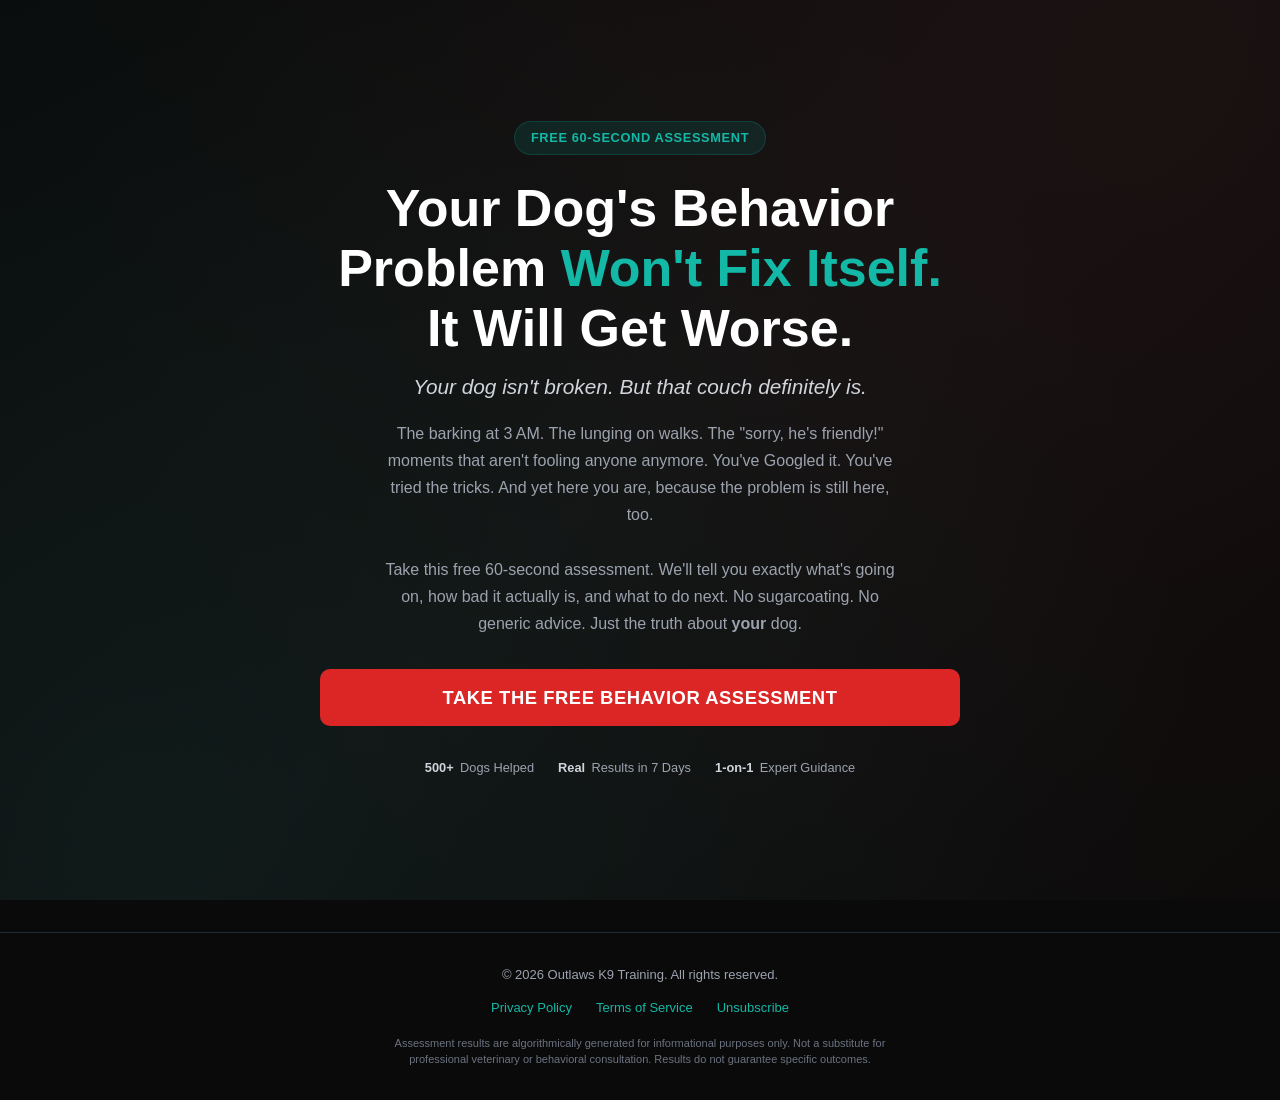
<file: index.html>
<!DOCTYPE html>
<html lang="en">
<head>
  <meta charset="UTF-8">
  <meta name="viewport" content="width=device-width, initial-scale=1.0">
  <meta name="description" content="Free dog behavior assessment from Outlaws K9 Training. Discover your dog's risk score and get an immediate action plan.">
  <title>Free Behavior Assessment | Outlaws K9 Training</title>

  <!-- PLACEHOLDER: Replace with actual favicon -->
  <!-- <link rel="icon" href="assets/images/favicon.ico"> -->

  <!-- Security: CSP meta tag fallback (primary headers in _headers file) -->
  <meta http-equiv="Content-Security-Policy" content="default-src 'self'; script-src 'self'; style-src 'self' https://fonts.googleapis.com 'unsafe-inline'; font-src https://fonts.gstatic.com; connect-src 'self' https://*.supabase.co; img-src 'self' data:; frame-ancestors 'none';">

  <!-- Google Fonts: Inter -->
  <link rel="preconnect" href="https://fonts.googleapis.com">
  <link rel="preconnect" href="https://fonts.gstatic.com" crossorigin>
  <link href="https://fonts.googleapis.com/css2?family=Inter:wght@400;600;700;800&display=swap" rel="stylesheet">

  <link rel="stylesheet" href="css/styles.css">
</head>
<body>

  <!-- ===== Section 1: Hero / Hook ===== -->
  <section id="hero" class="section active">
    <div class="hero-content">

      <!-- PLACEHOLDER: Replace with actual logo -->
      <!-- <img src="assets/images/logo.png" alt="Outlaws K9 Training" class="hero-logo"> -->

      <span class="hero-badge">Free 60-Second Assessment</span>

      <h1 class="hero-title">
        Your Dog's Behavior Problem <span class="highlight">Won't Fix Itself.</span><br>
        It Will Get Worse.
      </h1>

      <p class="hero-subtitle">Your dog isn't broken. But that couch definitely is.</p>

      <p class="hero-description">
        The barking at 3 AM. The lunging on walks. The "sorry, he's friendly!" moments that
        aren't fooling anyone anymore. You've Googled it. You've tried the tricks. And yet
        here you are, because the problem is still here, too.
        <br><br>
        Take this free 60-second assessment. We'll tell you exactly what's going on, how
        bad it actually is, and what to do next. No sugarcoating. No generic advice.
        Just the truth about <strong>your</strong> dog.
      </p>

      <div class="hero-cta-wrap">
        <button id="start-quiz-btn" class="btn btn-cta">
          Take the Free Behavior Assessment
        </button>
      </div>

      <div class="trust-badges">
        <span class="trust-badge"><strong>500+</strong> Dogs Helped</span>
        <span class="trust-badge"><strong>Real</strong> Results in 7 Days</span>
        <span class="trust-badge"><strong>1-on-1</strong> Expert Guidance</span>
      </div>
    </div>
  </section>

  <!-- ===== Section 2: Dog Info (Step 1/3) ===== -->
  <section id="dog-info" class="section">
    <div class="container">
      <div class="progress-container">
        <div class="progress-bar">
          <div class="progress-fill" class="progress-fill"></div>
        </div>
        <span class="progress-label" class="progress-label">Step 1 of 3</span>
      </div>

      <h2 class="question-title" style="text-align:center; margin-bottom:0.35rem;">Tell Us About Your Dog</h2>
      <p class="subtext" style="text-align:center; margin-bottom:1.75rem;">We need the basics before we can judge... er, assess... the situation.</p>

      <div id="dog-info-form">
        <!-- Populated by quiz-engine.js -->
      </div>
    </div>
  </section>

  <!-- ===== Section 3: Behavior Selection (Step 2/3) ===== -->
  <section id="quiz" class="section">
    <div class="container">
      <div class="progress-container">
        <div class="progress-bar">
          <div class="progress-fill" class="progress-fill"></div>
        </div>
        <span class="progress-label" class="progress-label">Step 2 of 3</span>
      </div>

      <div id="quiz-form">
        <!-- Populated by quiz-engine.js -->
      </div>
    </div>
  </section>

  <!-- ===== Section 4: Severity Context (Step 3/3) ===== -->
  <section id="severity" class="section">
    <div class="container">
      <div class="progress-container">
        <div class="progress-bar">
          <div class="progress-fill" class="progress-fill"></div>
        </div>
        <span class="progress-label" class="progress-label">Step 3 of 3</span>
      </div>

      <h2 class="question-title" style="text-align:center; margin-bottom:0.35rem;">A Few More Details</h2>
      <p class="subtext" style="text-align:center; margin-bottom:1.75rem;">Almost done. This is the part where we figure out how urgent this really is.</p>

      <div id="severity-form">
        <!-- Populated by quiz-engine.js -->
      </div>
    </div>
  </section>

  <!-- ===== Section 5: Personalized Results ===== -->
  <section id="results" class="section">
    <div id="results-content">
      <!-- Populated by results.js -->
    </div>
  </section>

  <!-- Site Footer -->
  <footer class="site-footer">
    <div class="footer-content">
      <p class="footer-brand">&copy; 2026 Outlaws K9 Training. All rights reserved.</p>
      <nav class="footer-links">
        <a href="privacy-policy.html">Privacy Policy</a>
        <a href="terms-of-service.html">Terms of Service</a>
        <a href="unsubscribe.html">Unsubscribe</a>
      </nav>
      <p class="footer-disclaimer">Assessment results are algorithmically generated for informational purposes only. Not a substitute for professional veterinary or behavioral consultation. Results do not guarantee specific outcomes.</p>
    </div>
  </footer>

  <!-- Scripts: data first, then engine, then results renderer, then compliance -->
  <script src="js/quiz-data.js"></script>
  <script src="js/quiz-engine.js"></script>
  <script src="js/results.js"></script>
  <script src="js/compliance.js"></script>

</body>
</html>
</file>
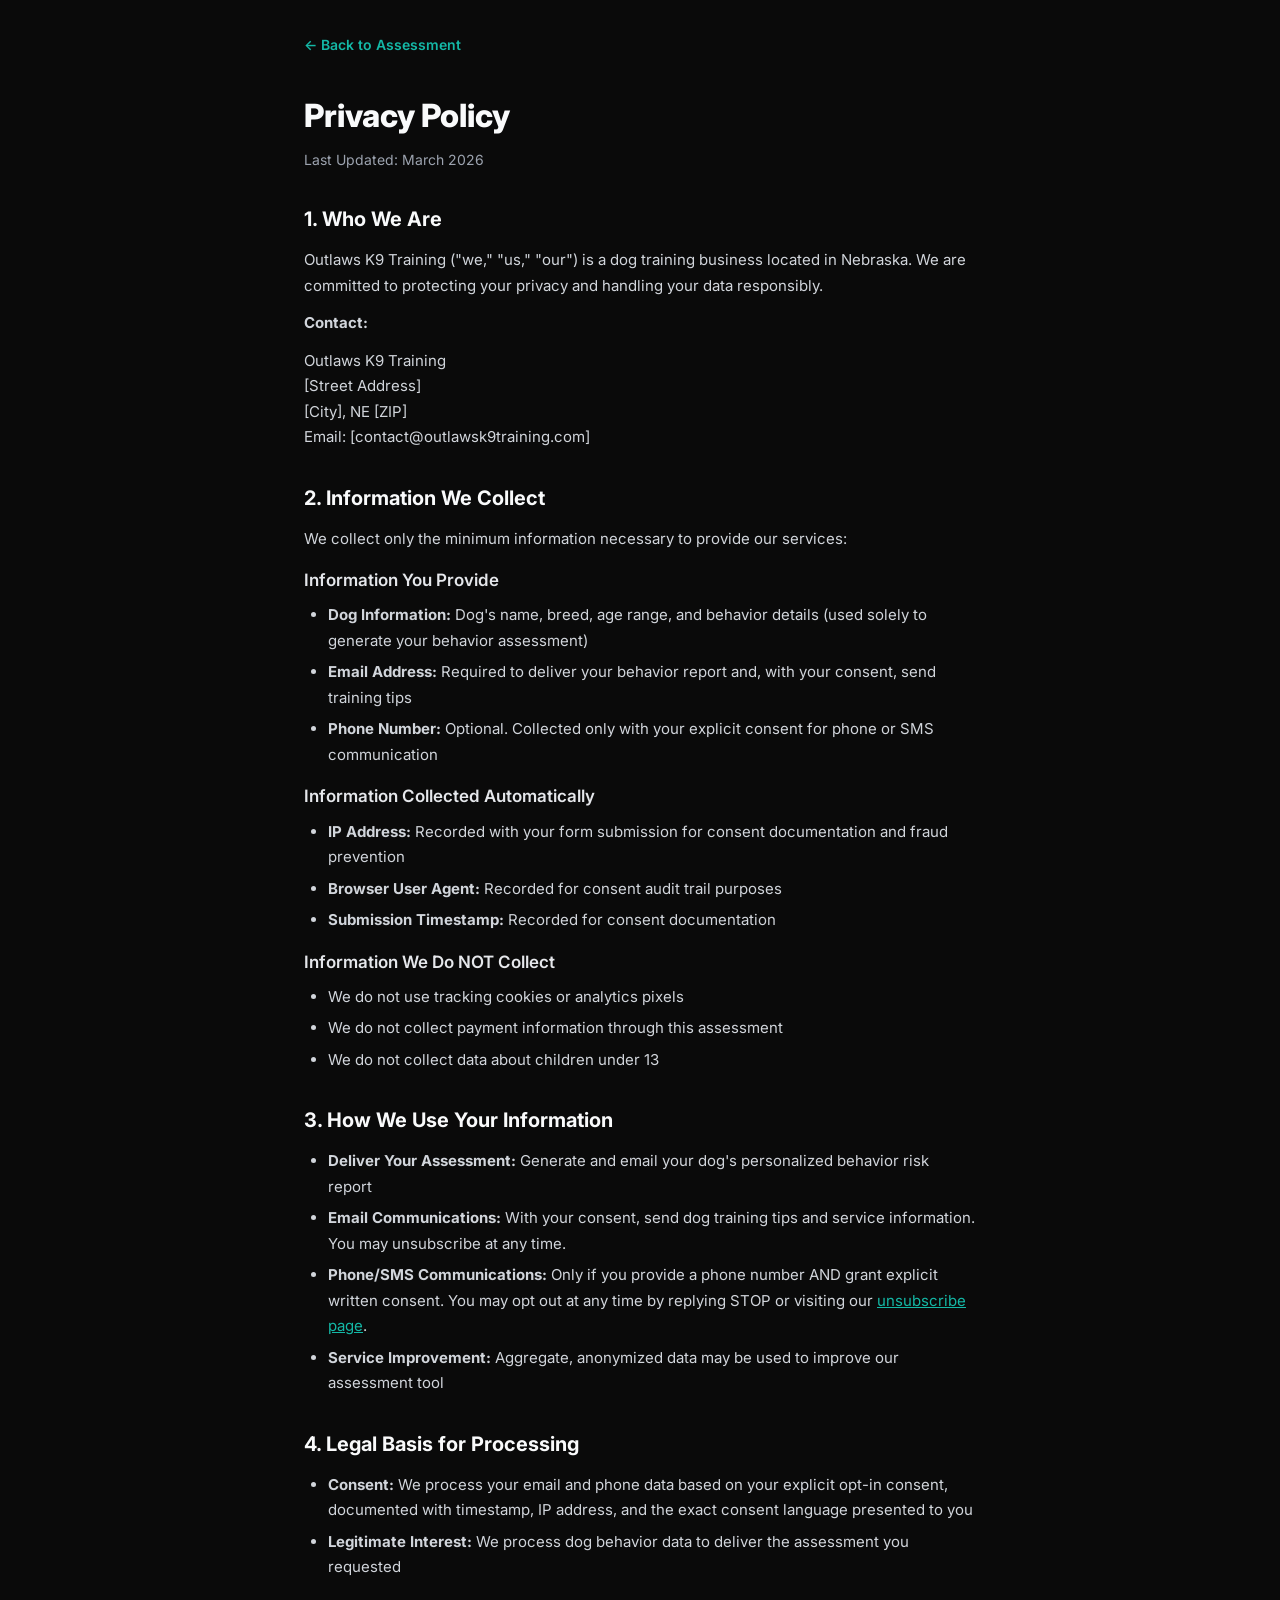
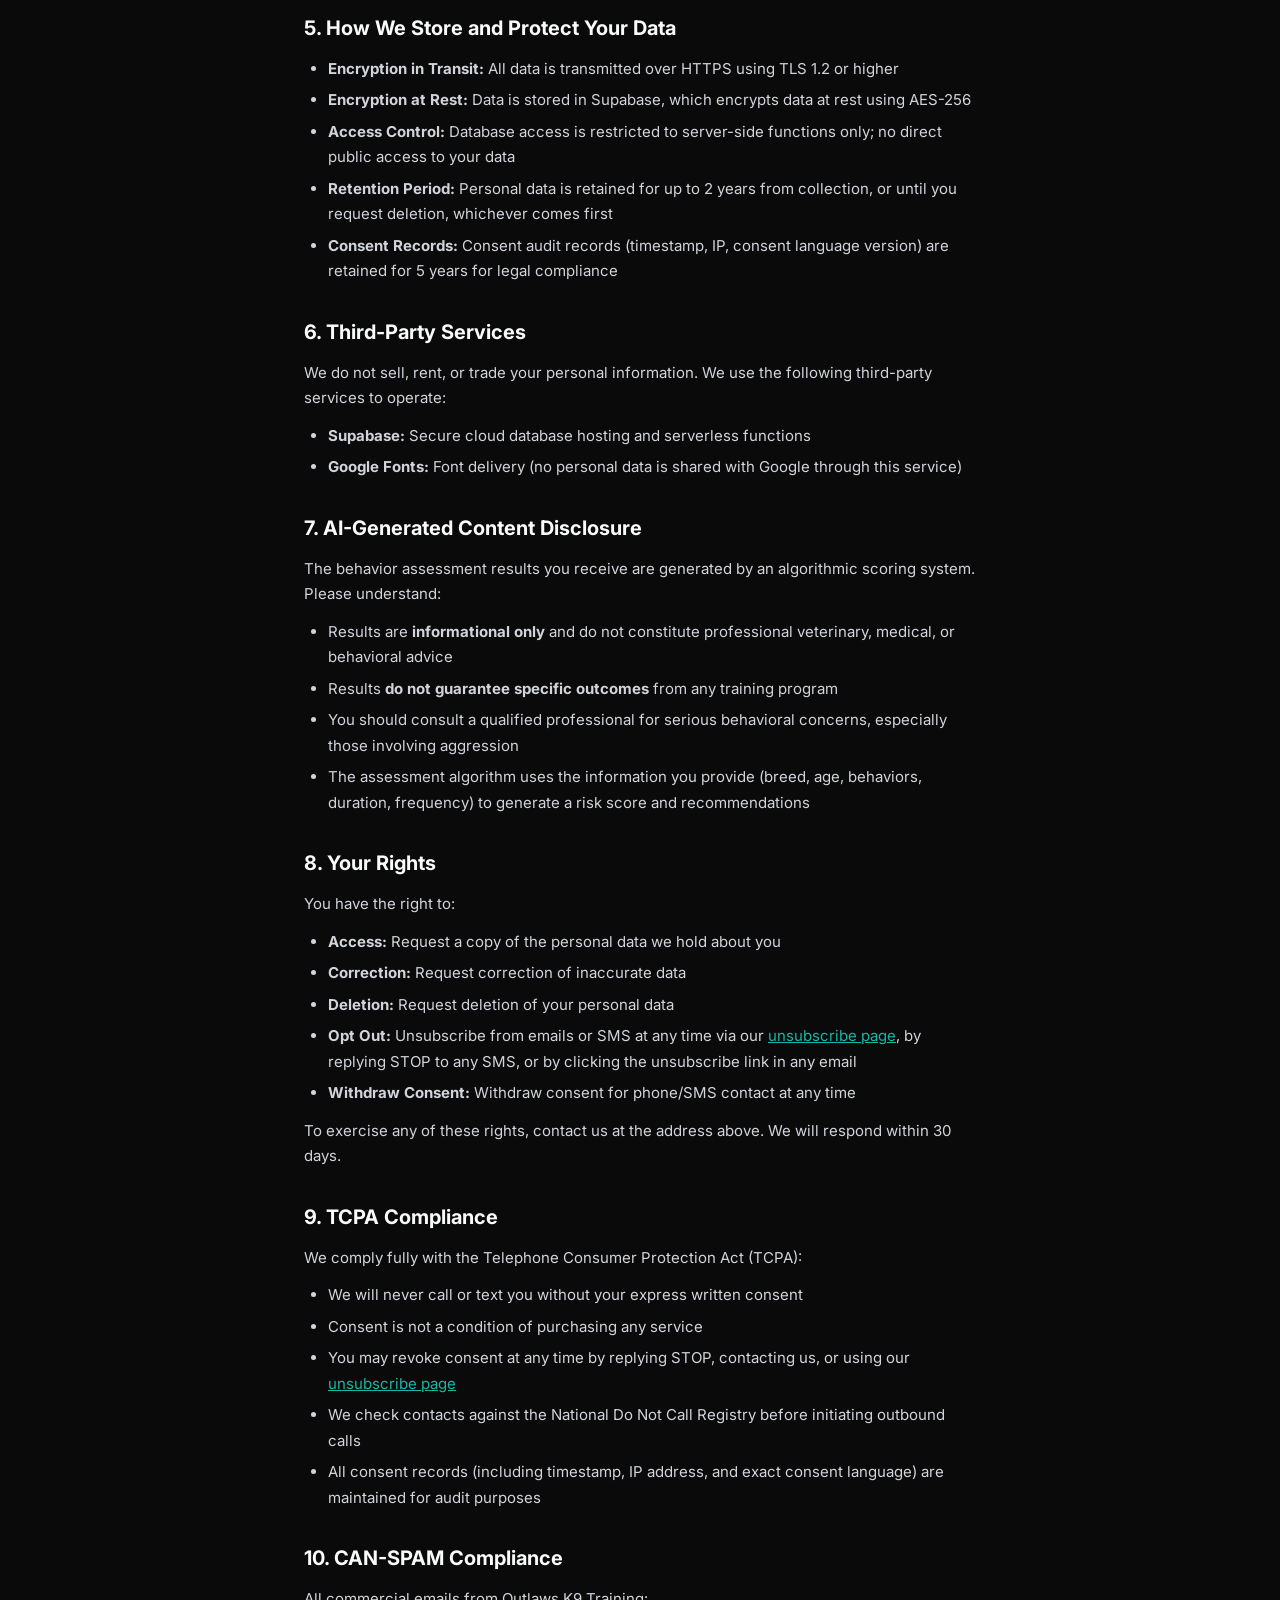
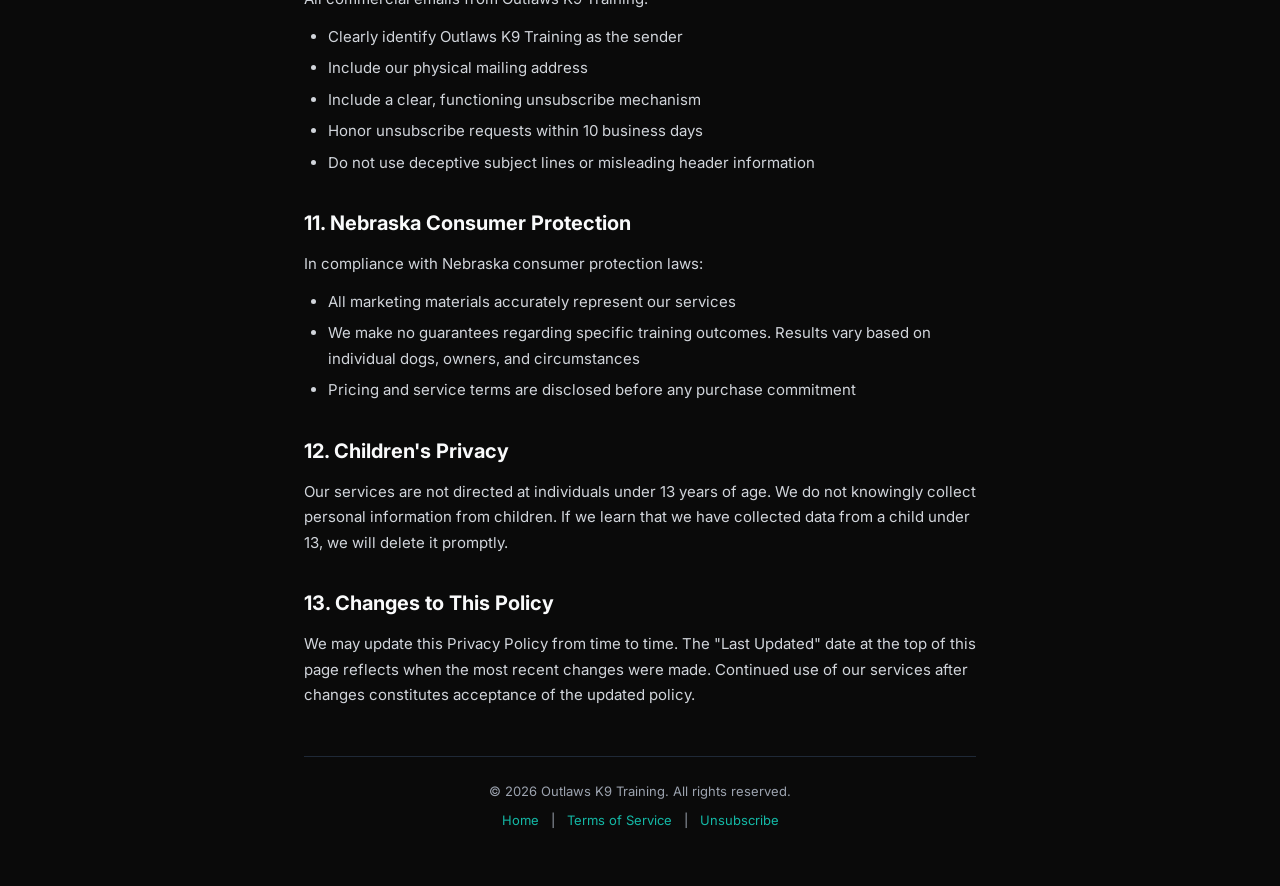
<file: privacy-policy.html>
<!DOCTYPE html>
<html lang="en">
<head>
  <meta charset="UTF-8">
  <meta name="viewport" content="width=device-width, initial-scale=1.0">
  <meta name="description" content="Privacy Policy for Outlaws K9 Training. Learn how we collect, use, and protect your personal information.">
  <title>Privacy Policy | Outlaws K9 Training</title>

  <link rel="preconnect" href="https://fonts.googleapis.com">
  <link rel="preconnect" href="https://fonts.gstatic.com" crossorigin>
  <link href="https://fonts.googleapis.com/css2?family=Inter:wght@400;600;700;800&display=swap" rel="stylesheet">
  <link rel="stylesheet" href="css/styles.css">
</head>
<body class="legal-page">

  <div class="legal-container">

    <nav class="legal-nav">
      <a href="index.html" class="legal-back">&larr; Back to Assessment</a>
    </nav>

    <h1>Privacy Policy</h1>
    <p class="legal-updated">Last Updated: March 2026</p>

    <section class="legal-section">
      <h2>1. Who We Are</h2>
      <p>Outlaws K9 Training ("we," "us," "our") is a dog training business located in Nebraska. We are committed to protecting your privacy and handling your data responsibly.</p>
      <p><strong>Contact:</strong></p>
      <!-- PLACEHOLDER: Replace with actual business address and email -->
      <address>
        Outlaws K9 Training<br>
        [Street Address]<br>
        [City], NE [ZIP]<br>
        Email: [contact@outlawsk9training.com]
      </address>
    </section>

    <section class="legal-section">
      <h2>2. Information We Collect</h2>
      <p>We collect only the minimum information necessary to provide our services:</p>
      <h3>Information You Provide</h3>
      <ul>
        <li><strong>Dog Information:</strong> Dog's name, breed, age range, and behavior details (used solely to generate your behavior assessment)</li>
        <li><strong>Email Address:</strong> Required to deliver your behavior report and, with your consent, send training tips</li>
        <li><strong>Phone Number:</strong> Optional. Collected only with your explicit consent for phone or SMS communication</li>
      </ul>
      <h3>Information Collected Automatically</h3>
      <ul>
        <li><strong>IP Address:</strong> Recorded with your form submission for consent documentation and fraud prevention</li>
        <li><strong>Browser User Agent:</strong> Recorded for consent audit trail purposes</li>
        <li><strong>Submission Timestamp:</strong> Recorded for consent documentation</li>
      </ul>
      <h3>Information We Do NOT Collect</h3>
      <ul>
        <li>We do not use tracking cookies or analytics pixels</li>
        <li>We do not collect payment information through this assessment</li>
        <li>We do not collect data about children under 13</li>
      </ul>
    </section>

    <section class="legal-section">
      <h2>3. How We Use Your Information</h2>
      <ul>
        <li><strong>Deliver Your Assessment:</strong> Generate and email your dog's personalized behavior risk report</li>
        <li><strong>Email Communications:</strong> With your consent, send dog training tips and service information. You may unsubscribe at any time.</li>
        <li><strong>Phone/SMS Communications:</strong> Only if you provide a phone number AND grant explicit written consent. You may opt out at any time by replying STOP or visiting our <a href="unsubscribe.html">unsubscribe page</a>.</li>
        <li><strong>Service Improvement:</strong> Aggregate, anonymized data may be used to improve our assessment tool</li>
      </ul>
    </section>

    <section class="legal-section">
      <h2>4. Legal Basis for Processing</h2>
      <ul>
        <li><strong>Consent:</strong> We process your email and phone data based on your explicit opt-in consent, documented with timestamp, IP address, and the exact consent language presented to you</li>
        <li><strong>Legitimate Interest:</strong> We process dog behavior data to deliver the assessment you requested</li>
      </ul>
    </section>

    <section class="legal-section">
      <h2>5. How We Store and Protect Your Data</h2>
      <ul>
        <li><strong>Encryption in Transit:</strong> All data is transmitted over HTTPS using TLS 1.2 or higher</li>
        <li><strong>Encryption at Rest:</strong> Data is stored in Supabase, which encrypts data at rest using AES-256</li>
        <li><strong>Access Control:</strong> Database access is restricted to server-side functions only; no direct public access to your data</li>
        <li><strong>Retention Period:</strong> Personal data is retained for up to 2 years from collection, or until you request deletion, whichever comes first</li>
        <li><strong>Consent Records:</strong> Consent audit records (timestamp, IP, consent language version) are retained for 5 years for legal compliance</li>
      </ul>
    </section>

    <section class="legal-section">
      <h2>6. Third-Party Services</h2>
      <p>We do not sell, rent, or trade your personal information. We use the following third-party services to operate:</p>
      <ul>
        <li><strong>Supabase:</strong> Secure cloud database hosting and serverless functions</li>
        <li><strong>Google Fonts:</strong> Font delivery (no personal data is shared with Google through this service)</li>
      </ul>
      <!-- PLACEHOLDER: Add email service provider (e.g., Mailchimp, ConvertKit) when integrated -->
    </section>

    <section class="legal-section">
      <h2>7. AI-Generated Content Disclosure</h2>
      <p>The behavior assessment results you receive are generated by an algorithmic scoring system. Please understand:</p>
      <ul>
        <li>Results are <strong>informational only</strong> and do not constitute professional veterinary, medical, or behavioral advice</li>
        <li>Results <strong>do not guarantee specific outcomes</strong> from any training program</li>
        <li>You should consult a qualified professional for serious behavioral concerns, especially those involving aggression</li>
        <li>The assessment algorithm uses the information you provide (breed, age, behaviors, duration, frequency) to generate a risk score and recommendations</li>
      </ul>
    </section>

    <section class="legal-section">
      <h2>8. Your Rights</h2>
      <p>You have the right to:</p>
      <ul>
        <li><strong>Access:</strong> Request a copy of the personal data we hold about you</li>
        <li><strong>Correction:</strong> Request correction of inaccurate data</li>
        <li><strong>Deletion:</strong> Request deletion of your personal data</li>
        <li><strong>Opt Out:</strong> Unsubscribe from emails or SMS at any time via our <a href="unsubscribe.html">unsubscribe page</a>, by replying STOP to any SMS, or by clicking the unsubscribe link in any email</li>
        <li><strong>Withdraw Consent:</strong> Withdraw consent for phone/SMS contact at any time</li>
      </ul>
      <p>To exercise any of these rights, contact us at the address above. We will respond within 30 days.</p>
    </section>

    <section class="legal-section">
      <h2>9. TCPA Compliance</h2>
      <p>We comply fully with the Telephone Consumer Protection Act (TCPA):</p>
      <ul>
        <li>We will never call or text you without your express written consent</li>
        <li>Consent is not a condition of purchasing any service</li>
        <li>You may revoke consent at any time by replying STOP, contacting us, or using our <a href="unsubscribe.html">unsubscribe page</a></li>
        <li>We check contacts against the National Do Not Call Registry before initiating outbound calls</li>
        <li>All consent records (including timestamp, IP address, and exact consent language) are maintained for audit purposes</li>
      </ul>
    </section>

    <section class="legal-section">
      <h2>10. CAN-SPAM Compliance</h2>
      <p>All commercial emails from Outlaws K9 Training:</p>
      <ul>
        <li>Clearly identify Outlaws K9 Training as the sender</li>
        <li>Include our physical mailing address</li>
        <li>Include a clear, functioning unsubscribe mechanism</li>
        <li>Honor unsubscribe requests within 10 business days</li>
        <li>Do not use deceptive subject lines or misleading header information</li>
      </ul>
    </section>

    <section class="legal-section">
      <h2>11. Nebraska Consumer Protection</h2>
      <p>In compliance with Nebraska consumer protection laws:</p>
      <ul>
        <li>All marketing materials accurately represent our services</li>
        <li>We make no guarantees regarding specific training outcomes. Results vary based on individual dogs, owners, and circumstances</li>
        <li>Pricing and service terms are disclosed before any purchase commitment</li>
      </ul>
    </section>

    <section class="legal-section">
      <h2>12. Children's Privacy</h2>
      <p>Our services are not directed at individuals under 13 years of age. We do not knowingly collect personal information from children. If we learn that we have collected data from a child under 13, we will delete it promptly.</p>
    </section>

    <section class="legal-section">
      <h2>13. Changes to This Policy</h2>
      <p>We may update this Privacy Policy from time to time. The "Last Updated" date at the top of this page reflects when the most recent changes were made. Continued use of our services after changes constitutes acceptance of the updated policy.</p>
    </section>

    <footer class="legal-footer">
      <p>&copy; 2026 Outlaws K9 Training. All rights reserved.</p>
      <p><a href="index.html">Home</a> | <a href="terms-of-service.html">Terms of Service</a> | <a href="unsubscribe.html">Unsubscribe</a></p>
    </footer>

  </div>

</body>
</html>
</file>
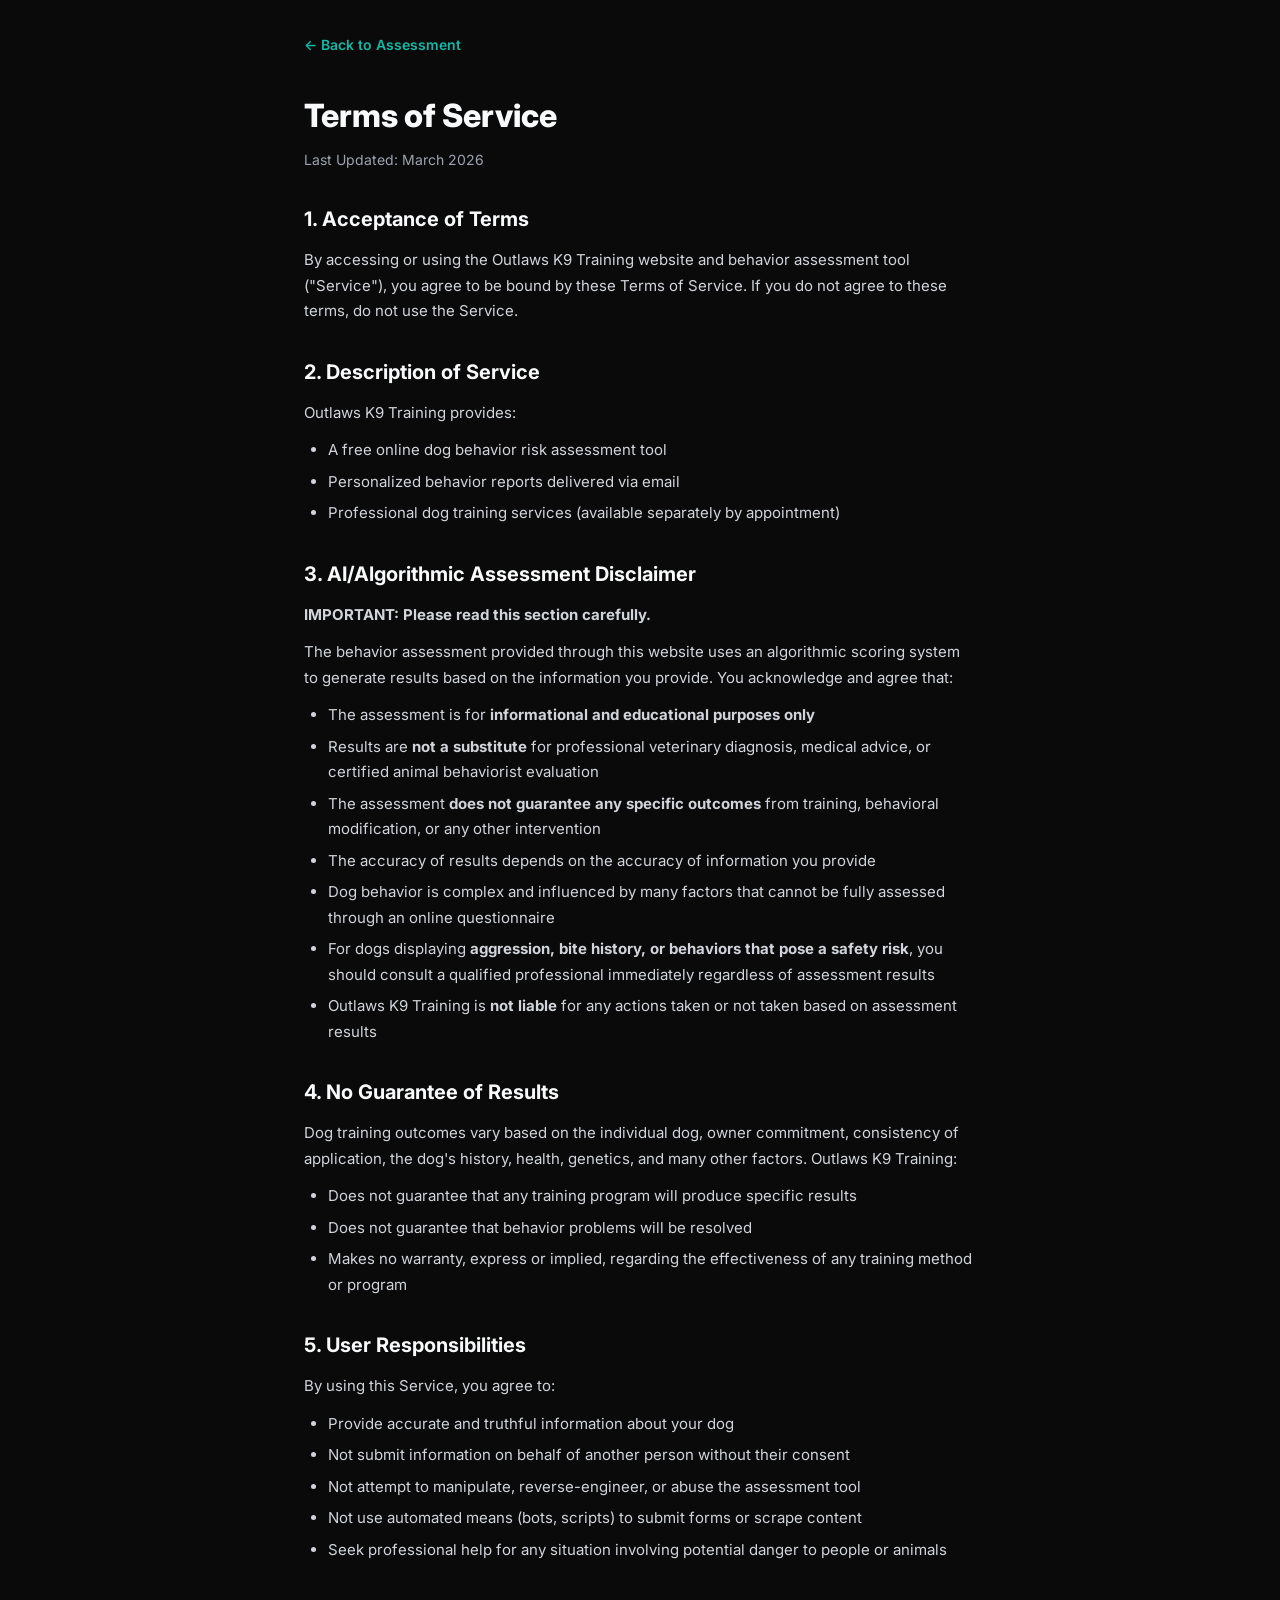
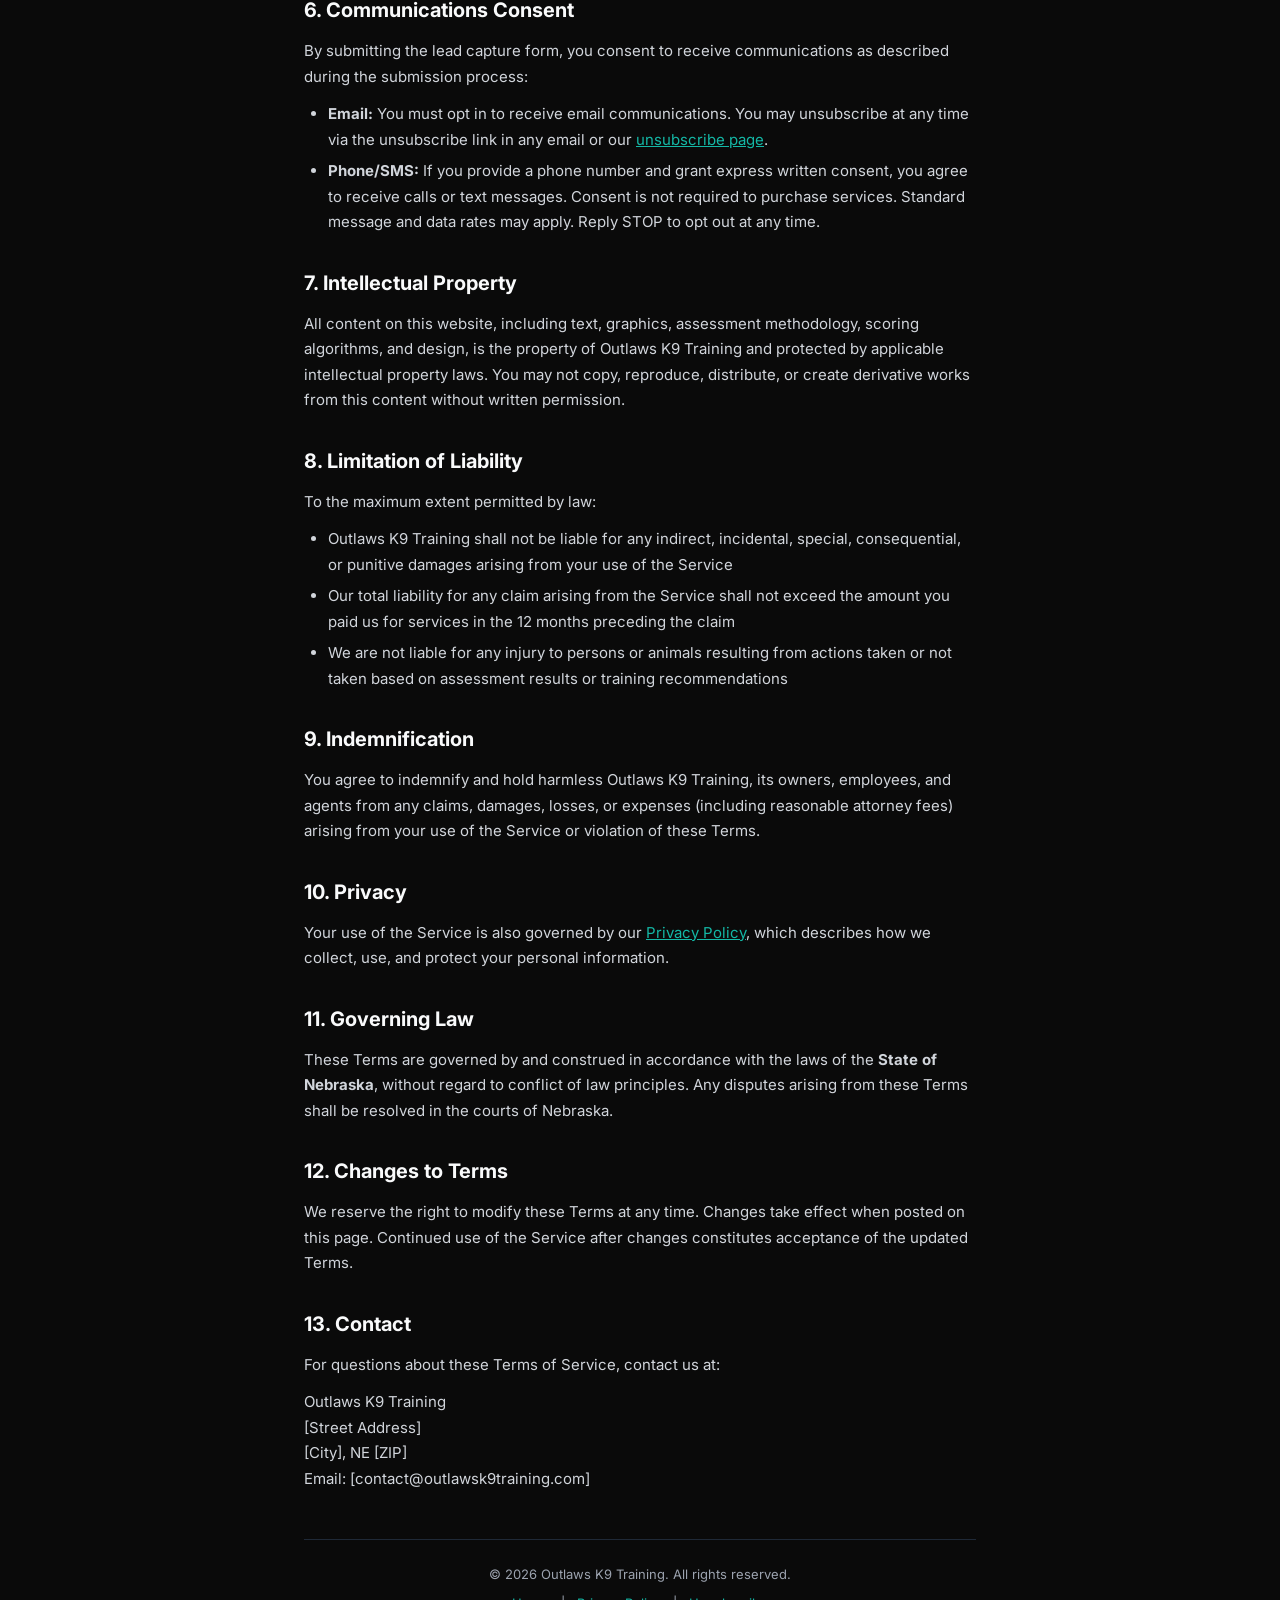
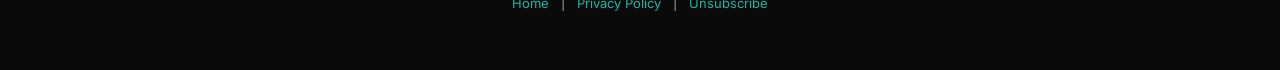
<file: terms-of-service.html>
<!DOCTYPE html>
<html lang="en">
<head>
  <meta charset="UTF-8">
  <meta name="viewport" content="width=device-width, initial-scale=1.0">
  <meta name="description" content="Terms of Service for Outlaws K9 Training behavior assessment and dog training services.">
  <title>Terms of Service | Outlaws K9 Training</title>

  <link rel="preconnect" href="https://fonts.googleapis.com">
  <link rel="preconnect" href="https://fonts.gstatic.com" crossorigin>
  <link href="https://fonts.googleapis.com/css2?family=Inter:wght@400;600;700;800&display=swap" rel="stylesheet">
  <link rel="stylesheet" href="css/styles.css">
</head>
<body class="legal-page">

  <div class="legal-container">

    <nav class="legal-nav">
      <a href="index.html" class="legal-back">&larr; Back to Assessment</a>
    </nav>

    <h1>Terms of Service</h1>
    <p class="legal-updated">Last Updated: March 2026</p>

    <section class="legal-section">
      <h2>1. Acceptance of Terms</h2>
      <p>By accessing or using the Outlaws K9 Training website and behavior assessment tool ("Service"), you agree to be bound by these Terms of Service. If you do not agree to these terms, do not use the Service.</p>
    </section>

    <section class="legal-section">
      <h2>2. Description of Service</h2>
      <p>Outlaws K9 Training provides:</p>
      <ul>
        <li>A free online dog behavior risk assessment tool</li>
        <li>Personalized behavior reports delivered via email</li>
        <li>Professional dog training services (available separately by appointment)</li>
      </ul>
    </section>

    <section class="legal-section">
      <h2>3. AI/Algorithmic Assessment Disclaimer</h2>
      <p><strong>IMPORTANT: Please read this section carefully.</strong></p>
      <p>The behavior assessment provided through this website uses an algorithmic scoring system to generate results based on the information you provide. You acknowledge and agree that:</p>
      <ul>
        <li>The assessment is for <strong>informational and educational purposes only</strong></li>
        <li>Results are <strong>not a substitute</strong> for professional veterinary diagnosis, medical advice, or certified animal behaviorist evaluation</li>
        <li>The assessment <strong>does not guarantee any specific outcomes</strong> from training, behavioral modification, or any other intervention</li>
        <li>The accuracy of results depends on the accuracy of information you provide</li>
        <li>Dog behavior is complex and influenced by many factors that cannot be fully assessed through an online questionnaire</li>
        <li>For dogs displaying <strong>aggression, bite history, or behaviors that pose a safety risk</strong>, you should consult a qualified professional immediately regardless of assessment results</li>
        <li>Outlaws K9 Training is <strong>not liable</strong> for any actions taken or not taken based on assessment results</li>
      </ul>
    </section>

    <section class="legal-section">
      <h2>4. No Guarantee of Results</h2>
      <p>Dog training outcomes vary based on the individual dog, owner commitment, consistency of application, the dog's history, health, genetics, and many other factors. Outlaws K9 Training:</p>
      <ul>
        <li>Does not guarantee that any training program will produce specific results</li>
        <li>Does not guarantee that behavior problems will be resolved</li>
        <li>Makes no warranty, express or implied, regarding the effectiveness of any training method or program</li>
      </ul>
    </section>

    <section class="legal-section">
      <h2>5. User Responsibilities</h2>
      <p>By using this Service, you agree to:</p>
      <ul>
        <li>Provide accurate and truthful information about your dog</li>
        <li>Not submit information on behalf of another person without their consent</li>
        <li>Not attempt to manipulate, reverse-engineer, or abuse the assessment tool</li>
        <li>Not use automated means (bots, scripts) to submit forms or scrape content</li>
        <li>Seek professional help for any situation involving potential danger to people or animals</li>
      </ul>
    </section>

    <section class="legal-section">
      <h2>6. Communications Consent</h2>
      <p>By submitting the lead capture form, you consent to receive communications as described during the submission process:</p>
      <ul>
        <li><strong>Email:</strong> You must opt in to receive email communications. You may unsubscribe at any time via the unsubscribe link in any email or our <a href="unsubscribe.html">unsubscribe page</a>.</li>
        <li><strong>Phone/SMS:</strong> If you provide a phone number and grant express written consent, you agree to receive calls or text messages. Consent is not required to purchase services. Standard message and data rates may apply. Reply STOP to opt out at any time.</li>
      </ul>
    </section>

    <section class="legal-section">
      <h2>7. Intellectual Property</h2>
      <p>All content on this website, including text, graphics, assessment methodology, scoring algorithms, and design, is the property of Outlaws K9 Training and protected by applicable intellectual property laws. You may not copy, reproduce, distribute, or create derivative works from this content without written permission.</p>
    </section>

    <section class="legal-section">
      <h2>8. Limitation of Liability</h2>
      <p>To the maximum extent permitted by law:</p>
      <ul>
        <li>Outlaws K9 Training shall not be liable for any indirect, incidental, special, consequential, or punitive damages arising from your use of the Service</li>
        <li>Our total liability for any claim arising from the Service shall not exceed the amount you paid us for services in the 12 months preceding the claim</li>
        <li>We are not liable for any injury to persons or animals resulting from actions taken or not taken based on assessment results or training recommendations</li>
      </ul>
    </section>

    <section class="legal-section">
      <h2>9. Indemnification</h2>
      <p>You agree to indemnify and hold harmless Outlaws K9 Training, its owners, employees, and agents from any claims, damages, losses, or expenses (including reasonable attorney fees) arising from your use of the Service or violation of these Terms.</p>
    </section>

    <section class="legal-section">
      <h2>10. Privacy</h2>
      <p>Your use of the Service is also governed by our <a href="privacy-policy.html">Privacy Policy</a>, which describes how we collect, use, and protect your personal information.</p>
    </section>

    <section class="legal-section">
      <h2>11. Governing Law</h2>
      <p>These Terms are governed by and construed in accordance with the laws of the <strong>State of Nebraska</strong>, without regard to conflict of law principles. Any disputes arising from these Terms shall be resolved in the courts of Nebraska.</p>
    </section>

    <section class="legal-section">
      <h2>12. Changes to Terms</h2>
      <p>We reserve the right to modify these Terms at any time. Changes take effect when posted on this page. Continued use of the Service after changes constitutes acceptance of the updated Terms.</p>
    </section>

    <section class="legal-section">
      <h2>13. Contact</h2>
      <p>For questions about these Terms of Service, contact us at:</p>
      <!-- PLACEHOLDER: Replace with actual contact information -->
      <address>
        Outlaws K9 Training<br>
        [Street Address]<br>
        [City], NE [ZIP]<br>
        Email: [contact@outlawsk9training.com]
      </address>
    </section>

    <footer class="legal-footer">
      <p>&copy; 2026 Outlaws K9 Training. All rights reserved.</p>
      <p><a href="index.html">Home</a> | <a href="privacy-policy.html">Privacy Policy</a> | <a href="unsubscribe.html">Unsubscribe</a></p>
    </footer>

  </div>

</body>
</html>
</file>
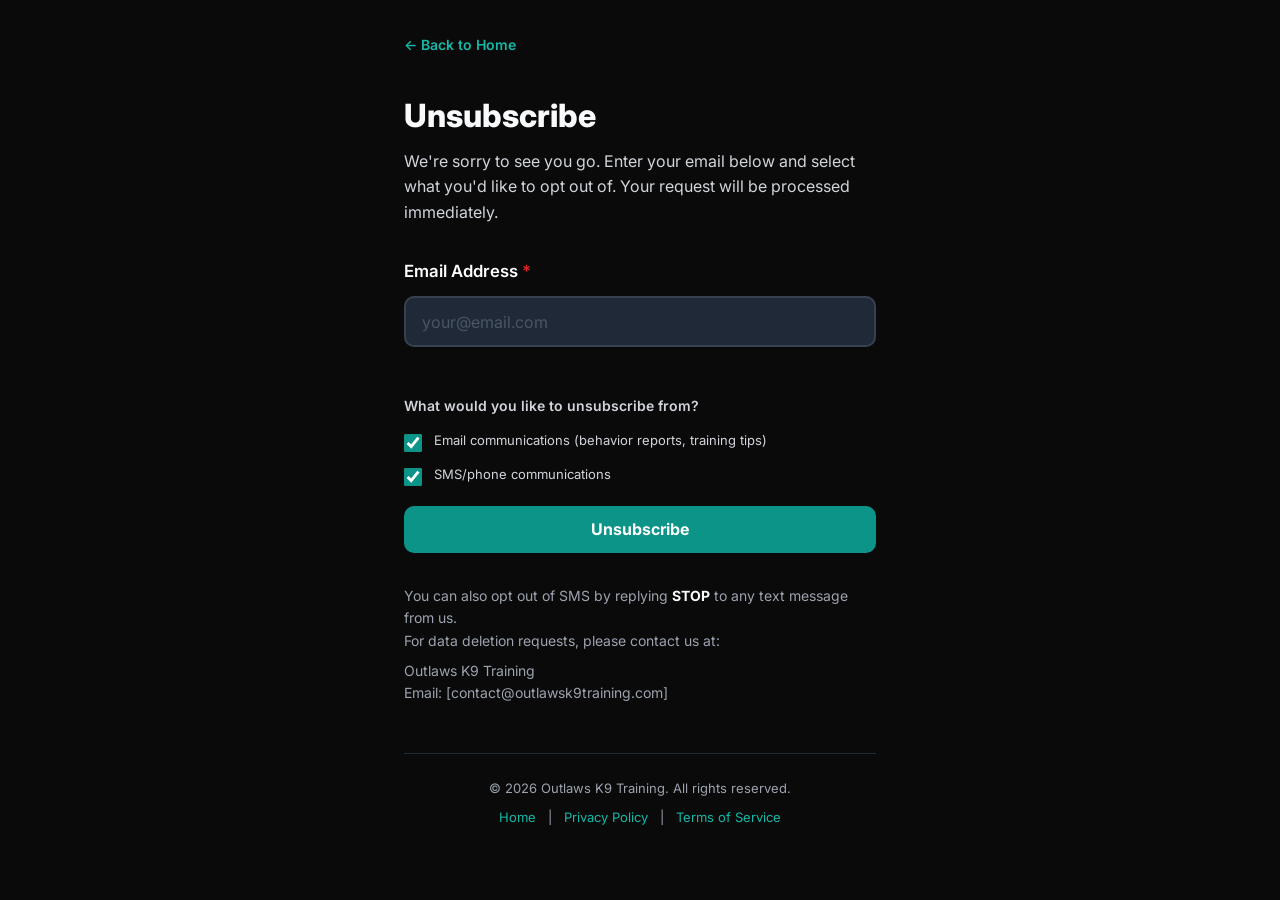
<file: unsubscribe.html>
<!DOCTYPE html>
<html lang="en">
<head>
  <meta charset="UTF-8">
  <meta name="viewport" content="width=device-width, initial-scale=1.0">
  <meta name="description" content="Unsubscribe from Outlaws K9 Training email and SMS communications.">
  <title>Unsubscribe | Outlaws K9 Training</title>

  <link rel="preconnect" href="https://fonts.googleapis.com">
  <link rel="preconnect" href="https://fonts.gstatic.com" crossorigin>
  <link href="https://fonts.googleapis.com/css2?family=Inter:wght@400;600;700;800&display=swap" rel="stylesheet">
  <link rel="stylesheet" href="css/styles.css">
</head>
<body class="legal-page">

  <div class="legal-container unsub-container">

    <nav class="legal-nav">
      <a href="index.html" class="legal-back">&larr; Back to Home</a>
    </nav>

    <h1>Unsubscribe</h1>
    <p class="unsub-intro">We're sorry to see you go. Enter your email below and select what you'd like to opt out of. Your request will be processed immediately.</p>

    <form id="unsubscribe-form" class="unsub-form" novalidate>

      <div class="form-group">
        <label for="unsub-email" class="form-label">Email Address <span class="required">*</span></label>
        <input type="email" id="unsub-email" name="email" placeholder="your@email.com" required class="form-input" autocomplete="email" />
      </div>

      <div class="unsub-options">
        <p class="form-label">What would you like to unsubscribe from?</p>

        <label class="consent-label">
          <input type="checkbox" name="unsubscribe_email" checked />
          <span class="consent-text">Email communications (behavior reports, training tips)</span>
        </label>

        <label class="consent-label">
          <input type="checkbox" name="unsubscribe_sms" checked />
          <span class="consent-text">SMS/phone communications</span>
        </label>
      </div>

      <button type="submit" class="btn btn-email">Unsubscribe</button>

      <div class="form-error" id="unsub-error" role="alert" aria-live="polite"></div>

    </form>

    <div class="unsub-success" id="unsub-success" style="display:none;">
      <h2>You've been unsubscribed.</h2>
      <p>Your request has been processed. You will no longer receive the selected communications from Outlaws K9 Training.</p>
      <p>If you change your mind, you're always welcome to take a new <a href="index.html">behavior assessment</a> and re-subscribe.</p>
    </div>

    <div class="unsub-note">
      <p>You can also opt out of SMS by replying <strong>STOP</strong> to any text message from us.</p>
      <p>For data deletion requests, please contact us at:</p>
      <!-- PLACEHOLDER: Replace with actual contact information -->
      <address>
        Outlaws K9 Training<br>
        Email: [contact@outlawsk9training.com]
      </address>
    </div>

    <footer class="legal-footer">
      <p>&copy; 2026 Outlaws K9 Training. All rights reserved.</p>
      <p><a href="index.html">Home</a> | <a href="privacy-policy.html">Privacy Policy</a> | <a href="terms-of-service.html">Terms of Service</a></p>
    </footer>

  </div>

  <script src="js/compliance.js"></script>
  <script>
    document.addEventListener("DOMContentLoaded", function () {
      ComplianceModule.initUnsubscribeForm();
    });
  </script>

</body>
</html>
</file>
<file: css/styles.css>
/**
 * Outlaws K9 Training - Behavior Rescue Lead Magnet
 * Styles: Mobile-first, teal/black/red branding
 */

/* ===== Custom Properties ===== */
:root {
  --color-primary: #0d9488;
  --color-primary-dark: #0a7569;
  --color-primary-light: #14b8a6;
  --color-secondary: #0a0a0a;
  --color-accent: #dc2626;
  --color-accent-dark: #b91c1c;
  --color-white: #ffffff;
  --color-gray-50: #f9fafb;
  --color-gray-100: #f3f4f6;
  --color-gray-200: #e5e7eb;
  --color-gray-300: #d1d5db;
  --color-gray-400: #9ca3af;
  --color-gray-600: #4b5563;
  --color-gray-700: #374151;
  --color-gray-800: #1f2937;
  --color-gray-900: #111827;
  --color-green: #22c55e;
  --color-yellow: #eab308;
  --color-orange: #f97316;

  --font-sans: 'Inter', -apple-system, BlinkMacSystemFont, 'Segoe UI', sans-serif;
  --font-display: 'Inter', -apple-system, BlinkMacSystemFont, 'Segoe UI', sans-serif;

  --radius-sm: 6px;
  --radius-md: 10px;
  --radius-lg: 16px;
  --radius-xl: 24px;

  --shadow-sm: 0 1px 3px rgba(0,0,0,0.12);
  --shadow-md: 0 4px 12px rgba(0,0,0,0.15);
  --shadow-lg: 0 8px 30px rgba(0,0,0,0.2);

  --transition: 0.3s ease;
}

/* ===== Reset & Base ===== */
*, *::before, *::after {
  box-sizing: border-box;
  margin: 0;
  padding: 0;
}

html {
  font-size: 16px;
  scroll-behavior: smooth;
  -webkit-font-smoothing: antialiased;
}

body {
  font-family: var(--font-sans);
  background: var(--color-secondary);
  color: var(--color-white);
  line-height: 1.6;
  min-height: 100vh;
}

/* ===== Section Visibility ===== */
.section {
  display: none;
  min-height: 100vh;
  padding: 2rem 1rem;
}

.section.active {
  display: flex;
  flex-direction: column;
  align-items: center;
  justify-content: center;
  animation: fadeIn 0.4s ease;
}

@keyframes fadeIn {
  from { opacity: 0; transform: translateY(10px); }
  to { opacity: 1; transform: translateY(0); }
}

/* ===== Container ===== */
.container {
  width: 100%;
  max-width: 640px;
  margin: 0 auto;
  padding: 0 1rem;
}

/* ===== Hero Section ===== */
#hero {
  text-align: center;
  padding: 3rem 1.5rem;
  background: linear-gradient(135deg, var(--color-secondary) 0%, #111 50%, var(--color-secondary) 100%);
  position: relative;
  overflow: hidden;
}

#hero::before {
  content: '';
  position: absolute;
  top: -50%;
  left: -50%;
  width: 200%;
  height: 200%;
  background: radial-gradient(circle at 30% 70%, rgba(13, 148, 136, 0.08) 0%, transparent 50%),
              radial-gradient(circle at 70% 30%, rgba(220, 38, 38, 0.05) 0%, transparent 50%);
  pointer-events: none;
}

.hero-content {
  position: relative;
  z-index: 1;
  max-width: 640px;
  margin: 0 auto;
}

.hero-badge {
  display: inline-block;
  background: rgba(13, 148, 136, 0.15);
  color: var(--color-primary-light);
  padding: 0.35rem 1rem;
  border-radius: 50px;
  font-size: 0.8rem;
  font-weight: 600;
  text-transform: uppercase;
  letter-spacing: 0.05em;
  margin-bottom: 1.5rem;
  border: 1px solid rgba(13, 148, 136, 0.25);
}

.hero-title {
  font-family: var(--font-display);
  font-size: 2rem;
  font-weight: 800;
  line-height: 1.15;
  margin-bottom: 0.75rem;
  color: var(--color-white);
}

.hero-title .highlight {
  color: var(--color-primary-light);
}

.hero-subtitle {
  font-size: 1.15rem;
  color: var(--color-gray-300);
  margin-bottom: 1rem;
  font-style: italic;
}

.hero-description {
  font-size: 1rem;
  color: var(--color-gray-400);
  margin-bottom: 2rem;
  max-width: 520px;
  margin-left: auto;
  margin-right: auto;
  line-height: 1.7;
}

.hero-cta-wrap {
  margin-bottom: 2rem;
}

.trust-badges {
  display: flex;
  justify-content: center;
  gap: 1.5rem;
  flex-wrap: wrap;
  margin-top: 1rem;
}

.trust-badge {
  display: flex;
  align-items: center;
  gap: 0.4rem;
  font-size: 0.8rem;
  color: var(--color-gray-400);
}

.trust-badge strong {
  color: var(--color-gray-300);
}

/* ===== Progress Bar ===== */
.progress-container {
  width: 100%;
  max-width: 640px;
  margin-bottom: 2rem;
}

.progress-bar {
  height: 6px;
  background: var(--color-gray-800);
  border-radius: 3px;
  overflow: hidden;
  margin-bottom: 0.5rem;
}

.progress-fill {
  height: 100%;
  background: var(--color-primary);
  border-radius: 3px;
  transition: width 0.5s ease;
  width: 0%;
}

.progress-label {
  font-size: 0.8rem;
  color: var(--color-gray-400);
  text-align: right;
}

/* ===== Form Elements ===== */
.form-group {
  margin-bottom: 1.75rem;
  text-align: left;
}

.form-group label:not(.radio-option):not(.checkbox-option) {
  display: block;
  font-size: 1.05rem;
  font-weight: 600;
  color: var(--color-white);
  margin-bottom: 0.35rem;
}

.subtext {
  font-size: 0.85rem;
  color: var(--color-gray-400);
  margin-bottom: 0.75rem;
  font-style: italic;
}

input[type="text"],
input[type="email"] {
  width: 100%;
  padding: 0.85rem 1rem;
  font-size: 1rem;
  font-family: var(--font-sans);
  background: var(--color-gray-800);
  border: 2px solid var(--color-gray-700);
  border-radius: var(--radius-md);
  color: var(--color-white);
  transition: border-color var(--transition);
  outline: none;
}

input[type="text"]:focus,
input[type="email"]:focus {
  border-color: var(--color-primary);
}

input[type="text"]::placeholder,
input[type="email"]::placeholder {
  color: var(--color-gray-600);
}

/* ===== Radio & Checkbox Options ===== */
.radio-options,
.checkbox-options {
  display: flex;
  flex-direction: column;
  gap: 0.6rem;
}

.radio-option,
.checkbox-option {
  display: flex;
  align-items: center;
  gap: 0.75rem;
  padding: 0.85rem 1rem;
  background: var(--color-gray-800);
  border: 2px solid var(--color-gray-700);
  border-radius: var(--radius-md);
  cursor: pointer;
  transition: all var(--transition);
  font-size: 0.95rem;
  color: var(--color-gray-200);
}

.radio-option:hover,
.checkbox-option:hover {
  border-color: var(--color-primary);
  background: rgba(13, 148, 136, 0.05);
}

.radio-option.selected,
.checkbox-option.selected {
  border-color: var(--color-primary);
  background: rgba(13, 148, 136, 0.1);
  color: var(--color-white);
}

.radio-option input,
.checkbox-option input {
  accent-color: var(--color-primary);
  width: 18px;
  height: 18px;
  flex-shrink: 0;
}

.option-icon {
  font-size: 1.1rem;
  flex-shrink: 0;
}

.option-text {
  flex: 1;
}

/* ===== Selection Count ===== */
.selection-count {
  font-size: 0.85rem;
  color: var(--color-primary-light);
  font-weight: 600;
  margin-bottom: 0.75rem;
}

/* ===== Question Titles ===== */
.question-title {
  font-size: 1.4rem;
  font-weight: 700;
  color: var(--color-white);
  margin-bottom: 0.35rem;
}

.question-title-sm {
  font-size: 1.1rem;
  font-weight: 600;
  color: var(--color-white);
  margin-bottom: 0.25rem;
}

/* ===== Buttons ===== */
.btn {
  display: inline-flex;
  align-items: center;
  justify-content: center;
  padding: 0.85rem 2rem;
  font-size: 1rem;
  font-weight: 700;
  font-family: var(--font-sans);
  border: none;
  border-radius: var(--radius-md);
  cursor: pointer;
  transition: all var(--transition);
  text-decoration: none;
  gap: 0.5rem;
}

.btn-primary {
  background: var(--color-primary);
  color: var(--color-white);
}

.btn-primary:hover {
  background: var(--color-primary-dark);
  transform: translateY(-1px);
  box-shadow: var(--shadow-md);
}

.btn-secondary {
  background: transparent;
  color: var(--color-gray-300);
  border: 2px solid var(--color-gray-600);
}

.btn-secondary:hover {
  border-color: var(--color-gray-400);
  color: var(--color-white);
}

.btn-large {
  padding: 1rem 2.5rem;
  font-size: 1.1rem;
}

.btn-cta {
  display: block;
  width: 100%;
  padding: 1.1rem 2rem;
  font-size: 1.15rem;
  font-weight: 800;
  background: var(--color-accent);
  color: var(--color-white);
  text-align: center;
  border-radius: var(--radius-md);
  text-transform: uppercase;
  letter-spacing: 0.03em;
  margin: 1.5rem 0;
}

.btn-cta:hover {
  transform: translateY(-2px);
}

/* CTA urgency variants */
.btn-cta.cta-low {
  background: var(--color-primary);
}
.btn-cta.cta-low:hover {
  background: var(--color-primary-dark);
  box-shadow: 0 4px 20px rgba(13, 148, 136, 0.4);
}

.btn-cta.cta-moderate {
  background: var(--color-yellow);
  color: var(--color-gray-900);
}
.btn-cta.cta-moderate:hover {
  background: #ca9a06;
  box-shadow: 0 4px 20px rgba(234, 179, 8, 0.4);
}

.btn-cta.cta-high {
  background: var(--color-orange);
}
.btn-cta.cta-high:hover {
  background: #ea580c;
  box-shadow: 0 4px 20px rgba(249, 115, 22, 0.4);
}

.btn-cta.cta-critical {
  background: var(--color-accent);
  box-shadow: 0 0 20px rgba(220, 38, 38, 0.3);
}
.btn-cta.cta-critical:hover {
  background: var(--color-accent-dark);
  box-shadow: 0 4px 24px rgba(220, 38, 38, 0.5);
}

.btn-email {
  background: var(--color-primary);
  color: var(--color-white);
  padding: 0.85rem 1.5rem;
  white-space: nowrap;
}

.btn-email:hover {
  background: var(--color-primary-dark);
}

.btn-success {
  background: var(--color-primary) !important;
  opacity: 0.8;
}

/* ===== Quiz Navigation ===== */
.quiz-nav {
  display: flex;
  justify-content: space-between;
  align-items: center;
  margin-top: 2rem;
  gap: 1rem;
}

/* ===== Shake Animation ===== */
@keyframes shake {
  0%, 100% { transform: translateX(0); }
  10%, 30%, 50%, 70%, 90% { transform: translateX(-4px); }
  20%, 40%, 60%, 80% { transform: translateX(4px); }
}

.shake {
  animation: shake 0.6s ease;
  border-color: var(--color-accent) !important;
}

/* ===== Results Section ===== */
#results {
  justify-content: flex-start;
  padding-top: 2rem;
}

#results-content {
  width: 100%;
  max-width: 720px;
  margin: 0 auto;
}

.results-header {
  text-align: center;
  margin-bottom: 2rem;
}

.results-title {
  font-size: 1.6rem;
  font-weight: 800;
  margin-bottom: 0.5rem;
}

.dog-name-highlight {
  color: var(--color-primary-light);
}

.results-subtitle {
  font-size: 1rem;
  color: var(--color-gray-400);
  font-style: italic;
}

/* ===== Risk Gauge ===== */
.gauge-container {
  text-align: center;
  margin-bottom: 2rem;
}

.gauge-arc {
  width: 220px;
  height: 110px;
  margin: 0 auto;
  overflow: hidden;
  position: relative;
}

.gauge-body {
  width: 100%;
  height: 0;
  padding-bottom: 50%;
  background: var(--color-gray-800);
  border-top-left-radius: 110px;
  border-top-right-radius: 110px;
  position: relative;
  overflow: hidden;
}

.gauge-fill {
  position: absolute;
  top: 100%;
  left: 0;
  width: inherit;
  height: 100%;
  background: var(--color-green);
  transform-origin: center top;
  transform: rotate(-90deg);
  transition: transform 0.1s linear;
}

/* Percentage + label displayed below the arc - no clipping */
.gauge-stats {
  display: flex;
  flex-direction: column;
  align-items: center;
  gap: 0.5rem;
  margin-top: 0.75rem;
}

.gauge-percentage {
  font-size: 2.8rem;
  font-weight: 800;
  color: var(--color-white);
  line-height: 1;
}

.gauge-risk-label {
  display: inline-block;
  padding: 0.4rem 1.25rem;
  border-radius: 50px;
  font-size: 0.9rem;
  font-weight: 700;
  text-transform: uppercase;
  letter-spacing: 0.05em;
}

.gauge-risk-label.moderate {
  background: rgba(234, 179, 8, 0.15);
  color: var(--color-yellow);
  border: 1px solid rgba(234, 179, 8, 0.3);
}

.gauge-risk-label.high {
  background: rgba(249, 115, 22, 0.15);
  color: var(--color-orange);
  border: 1px solid rgba(249, 115, 22, 0.3);
}

.gauge-risk-label.low {
  background: rgba(34, 197, 94, 0.15);
  color: var(--color-green);
  border: 1px solid rgba(34, 197, 94, 0.3);
}

.gauge-risk-label.critical {
  background: rgba(220, 38, 38, 0.15);
  color: var(--color-accent);
  border: 1px solid rgba(220, 38, 38, 0.3);
}

/* Gauge dynamic message */
.gauge-message {
  font-size: 0.95rem;
  color: var(--color-gray-300);
  margin-top: 0.75rem;
  line-height: 1.5;
  max-width: 360px;
}

/* Urgency animation for risk > 60% */
@keyframes gaugePulse {
  0%, 100% { opacity: 1; }
  50% { opacity: 0.7; }
}

.gauge-urgent .gauge-percentage {
  animation: gaugePulse 2s ease-in-out infinite;
}

.gauge-urgent .gauge-arc {
  filter: drop-shadow(0 0 12px rgba(220, 38, 38, 0.35));
}

/* ===== Breed Warning ===== */
.breed-warning {
  display: flex;
  gap: 1rem;
  background: rgba(220, 38, 38, 0.08);
  border: 1px solid rgba(220, 38, 38, 0.25);
  border-radius: var(--radius-md);
  padding: 1.25rem;
  margin-bottom: 2rem;
}

.warning-icon {
  font-size: 1.5rem;
  flex-shrink: 0;
}

.warning-content strong {
  display: block;
  color: var(--color-accent);
  margin-bottom: 0.4rem;
  font-size: 0.95rem;
}

.warning-content p {
  font-size: 0.9rem;
  color: var(--color-gray-300);
  line-height: 1.6;
}

/* ===== Behavior Cards ===== */
.behavior-cards-section {
  margin-bottom: 2rem;
}

.section-heading {
  font-size: 1.4rem;
  font-weight: 700;
  color: var(--color-white);
  margin-bottom: 0.4rem;
}

.section-intro {
  font-size: 0.95rem;
  color: var(--color-gray-400);
  margin-bottom: 1.5rem;
}

.behavior-card {
  background: var(--color-gray-900);
  border: 1px solid var(--color-gray-700);
  border-radius: var(--radius-lg);
  padding: 1.5rem;
  margin-bottom: 1.5rem;
  transition: border-color var(--transition);
}

.behavior-card:hover {
  border-color: var(--color-primary);
}

.card-header {
  display: flex;
  align-items: flex-start;
  gap: 1rem;
  margin-bottom: 1.25rem;
}

.card-number {
  display: flex;
  align-items: center;
  justify-content: center;
  width: 36px;
  height: 36px;
  background: var(--color-primary);
  color: var(--color-white);
  border-radius: 50%;
  font-size: 0.85rem;
  font-weight: 800;
  flex-shrink: 0;
}

.card-title {
  font-size: 1.2rem;
  font-weight: 700;
  color: var(--color-white);
  margin-bottom: 0.15rem;
}

.card-subtitle {
  font-size: 0.85rem;
  color: var(--color-gray-400);
  font-style: italic;
}

.card-consequence {
  margin-bottom: 1.25rem;
}

.card-consequence h4,
.card-actions h4 {
  font-size: 0.85rem;
  font-weight: 700;
  text-transform: uppercase;
  letter-spacing: 0.06em;
  color: var(--color-primary-light);
  margin-bottom: 0.5rem;
}

.card-consequence p {
  font-size: 0.95rem;
  color: var(--color-gray-300);
  line-height: 1.7;
}

.card-actions {
  margin-bottom: 1.25rem;
}

.card-actions ol {
  padding-left: 1.25rem;
}

.card-actions li {
  font-size: 0.9rem;
  color: var(--color-gray-300);
  margin-bottom: 0.6rem;
  line-height: 1.6;
}

.card-actions li::marker {
  color: var(--color-primary);
  font-weight: 700;
}

.card-escalation {
  display: flex;
  gap: 0.75rem;
  background: rgba(220, 38, 38, 0.06);
  border-left: 3px solid var(--color-accent);
  padding: 1rem;
  border-radius: 0 var(--radius-sm) var(--radius-sm) 0;
}

.escalation-icon {
  flex-shrink: 0;
  font-size: 1.1rem;
}

.card-escalation p {
  font-size: 0.85rem;
  color: var(--color-gray-300);
  line-height: 1.6;
}

/* ===== Escalation Block ===== */
.escalation-block {
  background: linear-gradient(135deg, rgba(13, 148, 136, 0.08) 0%, rgba(220, 38, 38, 0.06) 100%);
  border: 1px solid var(--color-gray-700);
  border-radius: var(--radius-lg);
  padding: 2rem;
  text-align: center;
  margin-bottom: 2rem;
}

.escalation-title {
  font-size: 1.3rem;
  font-weight: 800;
  color: var(--color-white);
  margin-bottom: 0.75rem;
}

.escalation-text {
  font-size: 1rem;
  color: var(--color-gray-300);
  line-height: 1.8;
  max-width: 580px;
  margin: 0 auto;
}

/* ===== CTA Block ===== */
.cta-block {
  margin-bottom: 2rem;
}

.cta-inner {
  background: linear-gradient(135deg, #0f1419 0%, #111827 100%);
  border: 2px solid var(--color-primary);
  border-radius: var(--radius-xl);
  padding: 2.5rem 1.5rem;
  text-align: center;
}

.cta-title {
  font-size: 1.6rem;
  font-weight: 800;
  color: var(--color-white);
  margin-bottom: 0.35rem;
}

.cta-subtitle {
  font-size: 1rem;
  color: var(--color-gray-400);
  font-style: italic;
  margin-bottom: 1.25rem;
}

.cta-description p {
  font-size: 0.95rem;
  color: var(--color-gray-300);
  line-height: 1.7;
  margin-bottom: 1.25rem;
}

.cta-features {
  list-style: none;
  text-align: left;
  margin-bottom: 1.5rem;
  padding: 0;
}

.cta-features li {
  padding: 0.5rem 0;
  padding-left: 1.75rem;
  position: relative;
  font-size: 0.95rem;
  color: var(--color-gray-200);
}

.cta-features li::before {
  content: '✓';
  position: absolute;
  left: 0;
  color: var(--color-primary-light);
  font-weight: 700;
}

.cta-urgency {
  background: rgba(220, 38, 38, 0.08);
  border: 1px solid rgba(220, 38, 38, 0.2);
  border-radius: var(--radius-md);
  padding: 1rem;
  margin-bottom: 0.5rem;
}

.urgency-text {
  font-size: 1rem;
  color: var(--color-white);
  margin-bottom: 0.25rem;
}

.urgency-text strong {
  color: var(--color-accent);
}

.urgency-subtext {
  font-size: 0.8rem;
  color: var(--color-gray-400);
}

/* ===== Trust Stats ===== */
.cta-trust {
  display: flex;
  justify-content: center;
  gap: 2rem;
  margin-top: 1.5rem;
  flex-wrap: wrap;
}

.trust-item {
  text-align: center;
}

.trust-number {
  display: block;
  font-size: 1.3rem;
  font-weight: 800;
  color: var(--color-primary-light);
}

.trust-label {
  font-size: 0.75rem;
  color: var(--color-gray-400);
  text-transform: uppercase;
  letter-spacing: 0.04em;
}

/* ===== Testimonial ===== */
.testimonial {
  margin-top: 1.5rem;
  padding-top: 1.5rem;
  border-top: 1px solid var(--color-gray-700);
}

.testimonial-text {
  font-size: 0.95rem;
  color: var(--color-gray-300);
  font-style: italic;
  line-height: 1.6;
  margin-bottom: 0.5rem;
}

.testimonial-author {
  font-size: 0.8rem;
  color: var(--color-gray-500);
  font-weight: 600;
}

/* ===== Email Capture ===== */
.email-capture {
  margin-bottom: 3rem;
}

.email-inner {
  background: var(--color-gray-900);
  border: 1px solid var(--color-gray-700);
  border-radius: var(--radius-lg);
  padding: 2rem 1.5rem;
  text-align: center;
}

.email-inner h3 {
  font-size: 1.15rem;
  font-weight: 700;
  color: var(--color-white);
  margin-bottom: 0.5rem;
}

.email-inner > p {
  font-size: 0.9rem;
  color: var(--color-gray-400);
  margin-bottom: 1.25rem;
  line-height: 1.6;
}

.email-form {
  display: flex;
  gap: 0.75rem;
  max-width: 480px;
  margin: 0 auto 0.75rem;
}

.email-input {
  flex: 1;
  min-width: 0;
}

.email-note {
  font-size: 0.8rem;
  color: var(--color-gray-500);
  font-style: italic;
}

/* ===== Responsive ===== */

/* Tablet */
@media (min-width: 768px) {
  .hero-title {
    font-size: 2.75rem;
  }

  .hero-subtitle {
    font-size: 1.3rem;
  }

  .section {
    padding: 3rem 2rem;
  }

  .results-title {
    font-size: 2rem;
  }

  .gauge-arc {
    width: 280px;
    height: 140px;
  }

  .gauge-body {
    border-top-left-radius: 140px;
    border-top-right-radius: 140px;
  }

  .gauge-percentage {
    font-size: 2.8rem;
  }

  .cta-inner {
    padding: 3rem 2.5rem;
  }
}

/* Desktop */
@media (min-width: 1024px) {
  .hero-title {
    font-size: 3.25rem;
  }

  #results-content {
    max-width: 800px;
  }

  .cta-trust {
    gap: 3rem;
  }
}

/* Small screens: stack email form */
@media (max-width: 480px) {
  .email-form {
    flex-direction: column;
  }

  .btn-cta {
    font-size: 1rem;
    padding: 1rem 1.5rem;
  }

  .cta-trust {
    gap: 1rem;
  }

  .quiz-nav {
    flex-direction: column-reverse;
  }

  .quiz-nav .btn {
    width: 100%;
  }
}

/* ============================================================
   COMPLIANCE & LEGAL STYLES
   Lead capture form, consent checkboxes, legal pages, footer
   ============================================================ */

/* --- Lead Capture Form --- */

.lead-form {
  display: flex;
  flex-direction: column;
  gap: 1rem;
}

.form-group {
  display: flex;
  flex-direction: column;
  gap: 0.375rem;
}

.form-label {
  font-size: 0.875rem;
  font-weight: 600;
  color: #d1d5db;
}

.form-label .required {
  color: #dc2626;
}

.form-label .optional {
  font-weight: 400;
  color: #9ca3af;
  font-size: 0.8125rem;
}

.form-input {
  padding: 0.75rem 1rem;
  border: 1px solid #374151;
  border-radius: 0.5rem;
  background: #111827;
  color: #f9fafb;
  font-size: 1rem;
  font-family: "Inter", sans-serif;
  transition: border-color 0.2s;
}

.form-input:focus {
  outline: none;
  border-color: #0d9488;
  box-shadow: 0 0 0 2px rgba(13, 148, 136, 0.25);
}

/* Honeypot field - invisible to real users */
.ohnohoney {
  opacity: 0;
  position: absolute;
  top: 0;
  left: 0;
  height: 0;
  width: 0;
  z-index: -1;
  overflow: hidden;
  pointer-events: none;
}

/* --- Consent Checkboxes --- */

.consent-group {
  padding: 0.75rem 0;
}

.consent-label {
  display: flex;
  align-items: flex-start;
  gap: 0.75rem;
  cursor: pointer;
  line-height: 1.5;
}

.consent-label input[type="checkbox"] {
  margin-top: 0.25rem;
  min-width: 18px;
  min-height: 18px;
  accent-color: #0d9488;
  cursor: pointer;
}

.consent-text {
  font-size: 0.8125rem;
  color: #d1d5db;
  line-height: 1.55;
}

.consent-text a {
  color: #14b8a6;
  text-decoration: underline;
}

.consent-text strong {
  color: #f9fafb;
}

.sms-consent-group {
  background: rgba(13, 148, 136, 0.06);
  border: 1px solid #1f2937;
  border-radius: 0.5rem;
  padding: 0.875rem;
}

/* --- Form Error & Legal Links --- */

.form-error {
  display: none;
  color: #dc2626;
  font-size: 0.875rem;
  font-weight: 500;
  padding: 0.5rem 0;
}

.legal-links {
  font-size: 0.75rem;
  color: #9ca3af;
  text-align: center;
  margin-top: 0.5rem;
}

.legal-links a {
  color: #14b8a6;
  text-decoration: underline;
}

.ai-disclaimer {
  font-size: 0.6875rem;
  color: #6b7280;
  text-align: center;
  margin-top: 1rem;
  line-height: 1.5;
  font-style: italic;
}

/* --- Site Footer --- */

.site-footer {
  background: #0a0a0a;
  border-top: 1px solid #1f2937;
  padding: 2rem 1.5rem;
  margin-top: 2rem;
}

.footer-content {
  max-width: 640px;
  margin: 0 auto;
  text-align: center;
}

.footer-brand {
  font-size: 0.8125rem;
  color: #9ca3af;
  margin-bottom: 0.75rem;
}

.footer-links {
  display: flex;
  justify-content: center;
  gap: 1.5rem;
  flex-wrap: wrap;
  margin-bottom: 1rem;
}

.footer-links a {
  font-size: 0.8125rem;
  color: #14b8a6;
  text-decoration: none;
  transition: color 0.2s;
}

.footer-links a:hover {
  color: #0d9488;
  text-decoration: underline;
}

.footer-disclaimer {
  font-size: 0.6875rem;
  color: #6b7280;
  line-height: 1.5;
  max-width: 500px;
  margin: 0 auto;
}

/* ============================================================
   LEGAL PAGES (Privacy, Terms, Unsubscribe)
   ============================================================ */

.legal-page {
  background: #0a0a0a;
  color: #d1d5db;
  min-height: 100vh;
}

.legal-container {
  max-width: 720px;
  margin: 0 auto;
  padding: 2rem 1.5rem 3rem;
}

.legal-nav {
  margin-bottom: 2rem;
}

.legal-back {
  color: #14b8a6;
  text-decoration: none;
  font-size: 0.875rem;
  font-weight: 600;
}

.legal-back:hover {
  text-decoration: underline;
}

.legal-page h1 {
  font-size: 2rem;
  font-weight: 800;
  color: #f9fafb;
  margin-bottom: 0.5rem;
}

.legal-updated {
  font-size: 0.875rem;
  color: #9ca3af;
  margin-bottom: 2rem;
}

.legal-section {
  margin-bottom: 2rem;
}

.legal-section h2 {
  font-size: 1.25rem;
  font-weight: 700;
  color: #f9fafb;
  margin-bottom: 0.75rem;
}

.legal-section h3 {
  font-size: 1.0625rem;
  font-weight: 600;
  color: #e5e7eb;
  margin-top: 1rem;
  margin-bottom: 0.5rem;
}

.legal-section p {
  font-size: 0.9375rem;
  line-height: 1.7;
  margin-bottom: 0.75rem;
}

.legal-section ul,
.legal-section ol {
  padding-left: 1.5rem;
  margin-bottom: 0.75rem;
}

.legal-section li {
  font-size: 0.9375rem;
  line-height: 1.7;
  margin-bottom: 0.375rem;
}

.legal-section a {
  color: #14b8a6;
  text-decoration: underline;
}

.legal-section address {
  font-style: normal;
  font-size: 0.9375rem;
  line-height: 1.7;
  margin-top: 0.5rem;
}

.legal-footer {
  border-top: 1px solid #1f2937;
  margin-top: 3rem;
  padding-top: 1.5rem;
  text-align: center;
}

.legal-footer p {
  font-size: 0.8125rem;
  color: #9ca3af;
  margin-bottom: 0.5rem;
}

.legal-footer a {
  color: #14b8a6;
  text-decoration: none;
  margin: 0 0.5rem;
}

.legal-footer a:hover {
  text-decoration: underline;
}

/* --- Unsubscribe Page --- */

.unsub-container {
  max-width: 520px;
}

.unsub-intro {
  font-size: 1rem;
  color: #d1d5db;
  margin-bottom: 2rem;
  line-height: 1.6;
}

.unsub-form {
  display: flex;
  flex-direction: column;
  gap: 1.25rem;
  margin-bottom: 2rem;
}

.unsub-options {
  display: flex;
  flex-direction: column;
  gap: 0.75rem;
}

.unsub-success {
  background: rgba(13, 148, 136, 0.1);
  border: 1px solid #0d9488;
  border-radius: 0.75rem;
  padding: 1.5rem;
  margin-bottom: 2rem;
  text-align: center;
}

.unsub-success h2 {
  font-size: 1.25rem;
  color: #14b8a6;
  margin-bottom: 0.75rem;
}

.unsub-success p {
  font-size: 0.9375rem;
  color: #d1d5db;
  line-height: 1.6;
  margin-bottom: 0.5rem;
}

.unsub-success a {
  color: #14b8a6;
}

.unsub-note {
  font-size: 0.875rem;
  color: #9ca3af;
  margin-top: 2rem;
  line-height: 1.6;
}

.unsub-note strong {
  color: #f9fafb;
}

.unsub-note address {
  font-style: normal;
  margin-top: 0.5rem;
}
</file>
